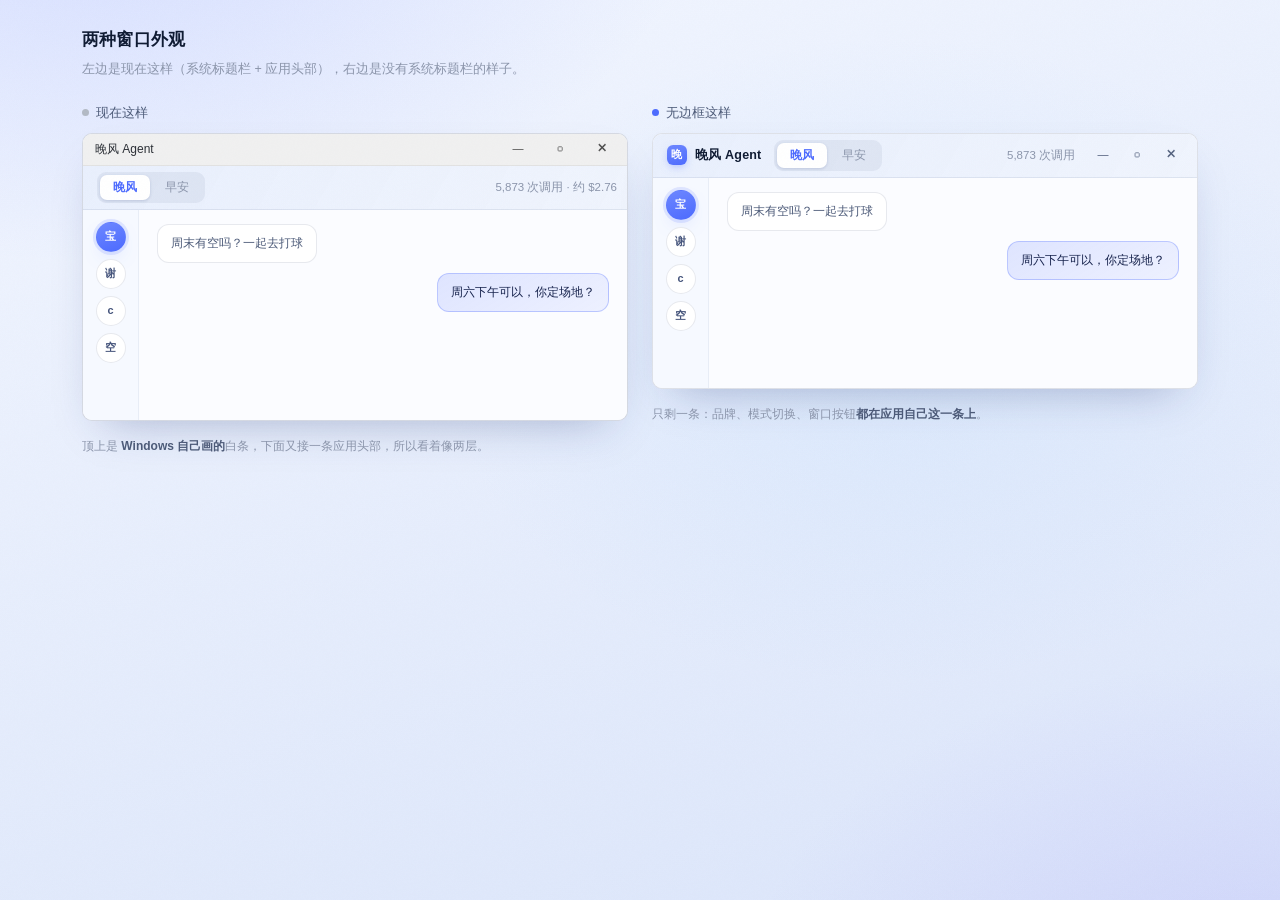
<file: _prototype/compare.html>
<!doctype html>
<html lang="zh-CN">
<head>
<meta charset="utf-8">
<title>窗口外观对比</title>
<link rel="stylesheet" href="theme.css">
<style>
  body { padding: 26px 26px 30px; }
  .wrap { width: 1116px; margin: 0 auto; }
  h1 { margin: 0 0 6px; font-size: 17px; font-weight: 600; letter-spacing: .2px; }
  .sub { margin: 0 0 22px; font-size: 12.5px; color: var(--ink-3); }
  .row { display: flex; gap: 24px; }
  .case { flex: 1; }
  .tag {
    display: inline-flex; align-items: center; gap: 7px; margin-bottom: 10px;
    font-size: 12.5px; color: var(--ink-2);
  }
  .tag i {
    width: 7px; height: 7px; border-radius: 50%; background: var(--voice); font-style: normal;
  }
  .tag.gray i { background: #b3bac5; }

  /* 窗口外壳 */
  .win {
    border-radius: 10px; overflow: hidden; background: #fff;
    border: 1px solid rgba(23,44,94,.18);
    box-shadow: 0 20px 44px -22px rgba(28,48,110,.34);
  }
  .win.frameless { border-color: rgba(23,44,94,.14); }

  /* 系统标题栏（Windows 画的） */
  .sysbar {
    height: 32px; display: flex; align-items: center; justify-content: space-between;
    padding: 0 4px 0 12px; background: #f0f0f0; color: #2b2f36;
    font-size: 12px; border-bottom: 1px solid #e2e2e2;
  }
  .sysbar .btns { display: flex; }
  .sysbar .btns i {
    width: 42px; height: 30px; display: grid; place-items: center;
    font-style: normal; font-size: 11px; color: #444;
  }
  .sysbar .btns i.x:hover { background: #e81123; color: #fff; }

  /* 应用自己的头部 */
  .appbar {
    height: 44px; display: flex; align-items: center; gap: 12px; padding: 0 10px 0 14px;
    background: linear-gradient(120deg, rgba(232,239,253,.96), rgba(238,243,253,.92));
    border-bottom: 1px solid rgba(23,44,94,.08);
  }
  .appbar .brand { display: flex; align-items: center; gap: 8px; font-size: 12.5px; font-weight: 600; }
  .appbar .mark {
    width: 20px; height: 20px; border-radius: 6px; display: grid; place-items: center;
    font-size: 11px; font-weight: 700; color: #fff;
    background: linear-gradient(160deg, var(--voice-2), var(--voice));
  }
  .modes { display: flex; gap: 2px; padding: 3px; border-radius: 9px; background: rgba(23,44,94,.06); }
  .modes span { padding: 3px 13px; border-radius: 7px; font-size: 12px; color: var(--ink-3); }
  .modes span.on { background: #fff; color: var(--voice); font-weight: 600; box-shadow: 0 1px 3px rgba(28,48,110,.16); }
  .appbar .sp { flex: 1; }
  .appbar .meter { font-size: 11.5px; color: var(--ink-3); }
  .appbar .wbtn { display: flex; gap: 2px; }
  .appbar .wbtn i {
    width: 32px; height: 26px; border-radius: 7px; display: grid; place-items: center;
    font-style: normal; font-size: 11px; color: var(--ink-2);
  }
  .appbar .wbtn i.x:hover { background: #e5484d; color: #fff; }

  /* 内容缩略 */
  .body { display: flex; height: 210px; background: #fbfcff; }
  .rail {
    width: 56px; display: flex; flex-direction: column; align-items: center; gap: 7px;
    padding: 12px 0; border-right: 1px solid rgba(23,44,94,.06); background: rgba(246,249,255,.9);
  }
  .av {
    width: 30px; height: 30px; border-radius: 50%; display: grid; place-items: center;
    font-size: 11px; font-weight: 600; color: #46557c; background: #fff;
    border: 1px solid rgba(23,44,94,.10);
  }
  .av.on {
    color: #fff; border-color: transparent;
    background: linear-gradient(160deg, var(--voice-2), var(--voice));
  }
  .main { flex: 1; padding: 14px 18px; display: flex; flex-direction: column; gap: 10px; }
  .line { height: 11px; border-radius: 6px; background: rgba(23,44,94,.07); }
  .line.s { width: 42%; }
  .line.m { width: 66%; }
  .bub {
    align-self: flex-start; padding: 9px 13px; border-radius: 12px; font-size: 12px;
    background: #fff; border: 1px solid rgba(23,44,94,.10); color: var(--ink-2);
  }
  .bub.me {
    align-self: flex-end; color: #17234d;
    background: linear-gradient(150deg, rgba(77,107,254,.16), rgba(77,107,254,.08));
    border-color: rgba(77,107,254,.30);
  }
  .note { margin-top: 16px; font-size: 12px; color: var(--ink-3); }
  .note b { color: var(--ink-2); font-weight: 600; }
</style>
</head>
<body>
<div class="wrap">
  <h1>两种窗口外观</h1>
  <p class="sub">左边是现在这样（系统标题栏 + 应用头部），右边是没有系统标题栏的样子。</p>
  <div class="row">
    <div class="case">
      <div class="tag gray"><i></i>现在这样</div>
      <div class="win">
        <div class="sysbar">
          <span>晚风 Agent</span>
          <span class="btns"><i>—</i><i>▢</i><i class="x">✕</i></span>
        </div>
        <div class="appbar">
          <div class="modes"><span class="on">晚风</span><span>早安</span></div>
          <div class="sp"></div>
          <span class="meter">5,873 次调用 · 约 $2.76</span>
        </div>
        <div class="body">
          <div class="rail"><span class="av on">宝</span><span class="av">谢</span><span class="av">c</span><span class="av">空</span></div>
          <div class="main">
            <div class="bub">周末有空吗？一起去打球</div>
            <div class="bub me">周六下午可以，你定场地？</div>
          </div>
        </div>
      </div>
      <p class="note">顶上是 <b>Windows 自己画的</b>白条，下面又接一条应用头部，所以看着像两层。</p>
    </div>

    <div class="case">
      <div class="tag"><i></i>无边框这样</div>
      <div class="win frameless">
        <div class="appbar">
          <div class="brand"><span class="mark">晚</span>晚风 Agent</div>
          <div class="modes"><span class="on">晚风</span><span>早安</span></div>
          <div class="sp"></div>
          <span class="meter">5,873 次调用</span>
          <span class="wbtn"><i>—</i><i>▢</i><i class="x">✕</i></span>
        </div>
        <div class="body">
          <div class="rail"><span class="av on">宝</span><span class="av">谢</span><span class="av">c</span><span class="av">空</span></div>
          <div class="main">
            <div class="bub">周末有空吗？一起去打球</div>
            <div class="bub me">周六下午可以，你定场地？</div>
          </div>
        </div>
      </div>
      <p class="note">只剩一条：品牌、模式切换、窗口按钮<b>都在应用自己这一条上</b>。</p>
    </div>
  </div>
</div>
</body>
</html>
</file>
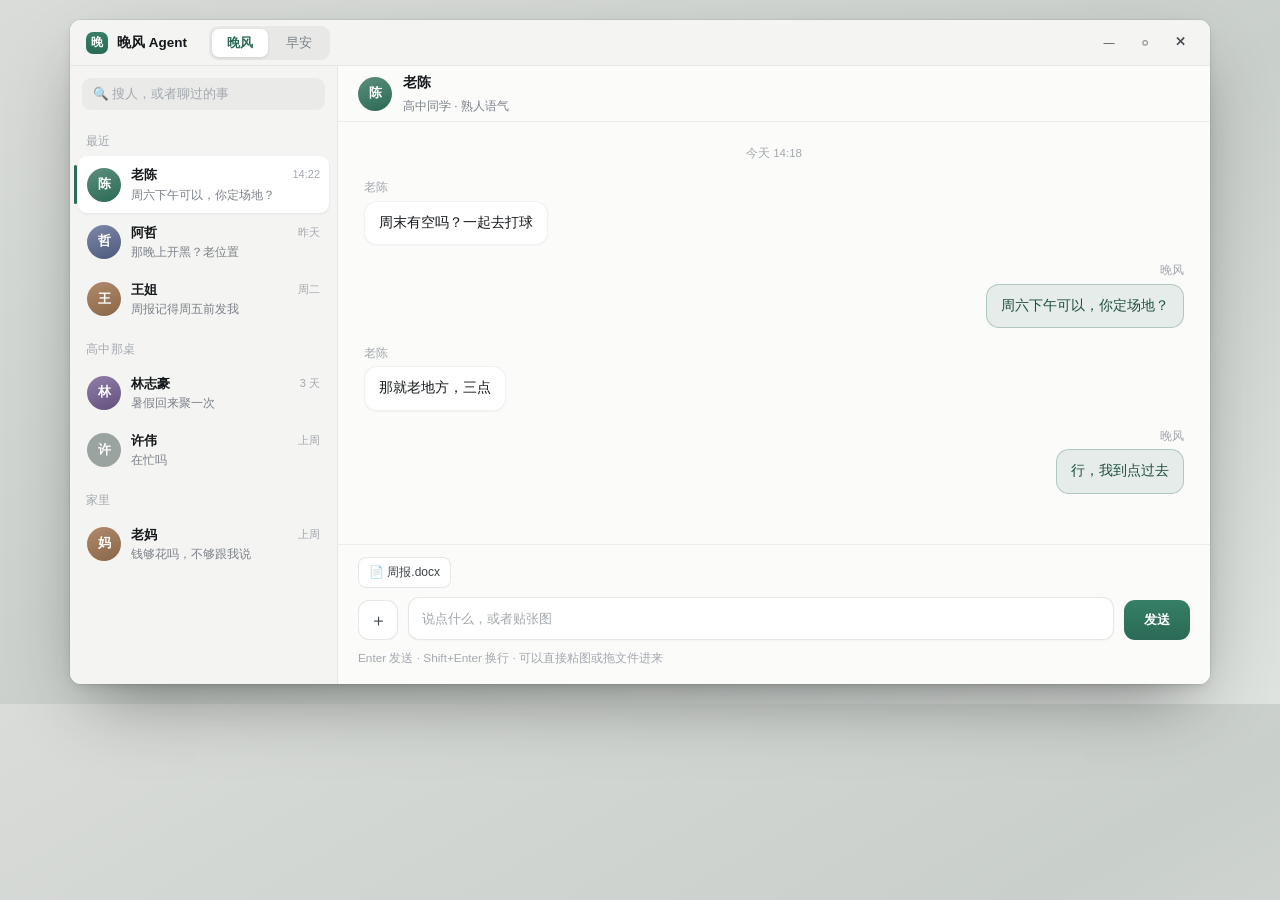
<file: _prototype/desktop.html>
<!doctype html>
<html lang="zh-CN">
<head>
<meta charset="utf-8">
<title>晚风 Agent · 桌面端原型</title>
<style>
  :root {
    --ink: #14171a; --ink-2: #3d444a; --muted: #7b8188; --faint: #a3a8ae;
    --voice: #2b6a56; --voice-2: #367f66; --voice-soft: rgba(43,106,86,.10);
    --paper: #f4f4f2; --surface: #fbfbfa; --card: #ffffff;
    --line: rgba(20,23,26,.10); --line-soft: rgba(20,23,26,.06);
  }
  * { box-sizing: border-box; }
  body {
    margin: 0; padding: 20px; background: linear-gradient(150deg, #d9dcd8, #c9cfcb 55%, #dfe3e0);
    font: 14px/1.6 -apple-system, "Segoe UI Variable", "PingFang SC", "HarmonyOS Sans SC", "Microsoft YaHei", sans-serif;
    color: var(--ink); -webkit-font-smoothing: antialiased;
  }
  /* ---- 窗口 ---- */
  .window {
    width: 1140px; height: 664px; margin: 0 auto; background: var(--surface);
    border-radius: 11px; overflow: hidden; display: flex; flex-direction: column;
    box-shadow: 0 30px 70px -20px rgba(0,0,0,.42), 0 4px 14px -6px rgba(0,0,0,.22), 0 0 0 1px rgba(0,0,0,.06);
  }
  .titlebar {
    height: 46px; flex: none; display: flex; align-items: center; gap: 16px;
    padding: 0 12px 0 16px; background: var(--paper); border-bottom: 1px solid var(--line-soft);
  }
  .brand { display: flex; align-items: center; gap: 9px; font-weight: 600; font-size: 13.5px; }
  .logo {
    width: 22px; height: 22px; border-radius: 7px; background: linear-gradient(180deg, var(--voice-2), var(--voice));
    color: #fff; font-size: 12px; font-weight: 700; display: grid; place-items: center;
  }
  .modes {
    margin-left: 6px; display: flex; gap: 3px; padding: 3px; border-radius: 9px;
    background: rgba(20,23,26,.055);
  }
  .modes span {
    padding: 4px 15px; border-radius: 7px; font-size: 12.5px; color: var(--muted);
  }
  .modes span.on {
    background: var(--card); color: var(--voice); font-weight: 600;
    box-shadow: 0 1px 3px rgba(20,23,26,.10);
  }
  .spacer { flex: 1; }
  .winbtns { display: flex; align-items: center; gap: 2px; }
  .winbtns i {
    width: 34px; height: 26px; display: grid; place-items: center;
    font-style: normal; font-size: 11px; color: var(--ink-2); border-radius: 6px;
  }
  .winbtns i.close { font-size: 12px; }
  /* ---- 主体 ---- */
  .body { flex: 1; display: flex; min-height: 0; }
  /* 左栏 */
  .side {
    width: 268px; flex: none; background: var(--paper); border-right: 1px solid var(--line-soft);
    display: flex; flex-direction: column; min-height: 0;
  }
  .side-top { padding: 12px 12px 8px; }
  .search {
    height: 32px; border-radius: 9px; background: rgba(20,23,26,.045); border: 1px solid transparent;
    display: flex; align-items: center; padding: 0 10px; gap: 7px; color: var(--faint); font-size: 12.5px;
  }
  .side-list { flex: 1; overflow: hidden; padding: 2px 8px 8px; }
  .grouplabel {
    font-size: 11.5px; color: var(--faint); padding: 12px 8px 6px; letter-spacing: .3px;
  }
  .row {
    display: flex; align-items: center; gap: 10px; padding: 8px 9px; border-radius: 9px;
    margin-bottom: 1px; position: relative;
  }
  .row.on { background: var(--card); box-shadow: 0 1px 3px rgba(20,23,26,.07); }
  .row.on::before {
    content: ""; position: absolute; left: -4px; top: 9px; bottom: 9px; width: 3px;
    border-radius: 3px; background: var(--voice);
  }
  .av {
    width: 34px; height: 34px; flex: none; border-radius: 50%; display: grid; place-items: center;
    font-size: 13px; font-weight: 600; color: #fff; background: #9aa3a0;
  }
  .av.g1 { background: linear-gradient(160deg,#5b8f7c,#2b6a56); }
  .av.g2 { background: linear-gradient(160deg,#7d88a8,#4d5a7d); }
  .av.g3 { background: linear-gradient(160deg,#b08a6a,#8a6647); }
  .av.g4 { background: linear-gradient(160deg,#8f7fa8,#63507d); }
  .meta { min-width: 0; flex: 1; }
  .meta b { display: block; font-size: 13.2px; font-weight: 600; }
  .meta i {
    display: block; font-style: normal; font-size: 12px; color: var(--muted);
    white-space: nowrap; overflow: hidden; text-overflow: ellipsis;
  }
  .row em { font-style: normal; font-size: 11px; color: var(--faint); align-self: flex-start; margin-top: 2px; }
  /* 中栏 */
  .chat { flex: 1; display: flex; flex-direction: column; min-width: 0; background: var(--surface); }
  .chat-head {
    height: 56px; flex: none; display: flex; align-items: center; gap: 11px;
    padding: 0 20px; border-bottom: 1px solid var(--line-soft); background: var(--surface);
  }
  .chat-head b { font-size: 14px; font-weight: 600; display: block; }
  .chat-head i { font-style: normal; font-size: 12px; color: var(--muted); }
  .stream { flex: 1; overflow: hidden; padding: 22px 26px 8px; display: flex; flex-direction: column; gap: 16px; }
  .day { text-align: center; font-size: 11.5px; color: var(--faint); }
  .msg { display: flex; gap: 10px; max-width: 78%; }
  .msg .who { font-size: 11.5px; color: var(--faint); margin-bottom: 4px; }
  .bubble {
    padding: 10px 14px; border-radius: 13px; font-size: 13.6px; line-height: 1.65;
    background: var(--card); border: 1px solid var(--line-soft); box-shadow: 0 1px 2px rgba(20,23,26,.04);
  }
  .msg.them { align-self: flex-start; }
  .msg.me { align-self: flex-end; flex-direction: row-reverse; }
  .msg.me .bubble {
    background: var(--voice-soft); color: #1f4f40;
    border: 1px solid rgba(43,106,86,.28); box-shadow: none;
  }
  .msg.me .who { text-align: right; }
  .msg.me .who b { color: var(--voice); }
  .acts { display: flex; gap: 6px; margin-top: 7px; justify-content: flex-end; }
  .acts button {
    border: 1px solid var(--line); background: var(--card); border-radius: 8px;
    padding: 4px 11px; font-size: 11.8px; color: var(--ink-2); font-family: inherit;
  }
  .acts button.primary {
    background: linear-gradient(180deg, var(--voice-2), var(--voice)); color: #fff;
    border-color: transparent; font-weight: 600; box-shadow: 0 4px 10px -6px rgba(43,106,86,.9);
  }
  .typing { display: flex; gap: 4px; padding: 13px 15px; }
  .typing s {
    width: 6px; height: 6px; border-radius: 50%; background: #b9bfbc; display: block;
  }
  /* 输入区 */
  .composer {
    flex: none; padding: 12px 20px 16px; background: var(--surface); border-top: 1px solid var(--line-soft);
  }
  .composer-row { display: flex; align-items: flex-end; gap: 10px; }
  .pending { display: flex; gap: 8px; margin-bottom: 9px; }
  .clip {
    width: 40px; height: 40px; flex: none; border-radius: 11px; border: 1px solid var(--line);
    background: var(--card); display: grid; place-items: center; color: var(--ink-2); font-size: 17px;
  }
  .field {
    flex: 1; min-height: 40px; border-radius: 11px; border: 1px solid var(--line);
    background: var(--card); padding: 10px 13px; color: var(--faint); font-size: 13.4px;
    box-shadow: 0 1px 2px rgba(20,23,26,.03);
  }
  .send {
    height: 40px; padding: 0 20px; border-radius: 11px; border: 0; flex: none;
    background: linear-gradient(180deg, var(--voice-2), var(--voice)); color: #fff;
    font-size: 13.4px; font-weight: 600; display: grid; place-items: center;
  }
  .hintline { margin-top: 9px; font-size: 11.8px; color: var(--faint); }
  .chip {
    display: inline-flex; align-items: center; gap: 6px; padding: 5px 10px; border-radius: 8px;
    background: var(--card); border: 1px solid var(--line); font-size: 12px; color: var(--ink-2);
  }
</style>
</head>
<body>
<div class="window">
  <header class="titlebar">
    <div class="brand"><span class="logo">晚</span><span>晚风 Agent</span></div>
    <div class="modes"><span class="on">晚风</span><span>早安</span></div>
    <div class="spacer"></div>
    <div class="winbtns"><i>—</i><i>▢</i><i class="close">✕</i></div>
  </header>
  <div class="body">
    <aside class="side">
      <div class="side-top">
        <div class="search">🔍 搜人，或者聊过的事</div>
      </div>
      <div class="side-list">
        <div class="grouplabel">最近</div>
        <div class="row on">
          <div class="av g1">陈</div>
          <div class="meta"><b>老陈</b><i>周六下午可以，你定场地？</i></div>
          <em>14:22</em>
        </div>
        <div class="row">
          <div class="av g2">哲</div>
          <div class="meta"><b>阿哲</b><i>那晚上开黑？老位置</i></div>
          <em>昨天</em>
        </div>
        <div class="row">
          <div class="av g3">王</div>
          <div class="meta"><b>王姐</b><i>周报记得周五前发我</i></div>
          <em>周二</em>
        </div>
        <div class="grouplabel">高中那桌</div>
        <div class="row">
          <div class="av g4">林</div>
          <div class="meta"><b>林志豪</b><i>暑假回来聚一次</i></div>
          <em>3 天</em>
        </div>
        <div class="row">
          <div class="av">许</div>
          <div class="meta"><b>许伟</b><i>在忙吗</i></div>
          <em>上周</em>
        </div>
        <div class="grouplabel">家里</div>
        <div class="row">
          <div class="av g3">妈</div>
          <div class="meta"><b>老妈</b><i>钱够花吗，不够跟我说</i></div>
          <em>上周</em>
        </div>
      </div>
    </aside>
    <main class="chat">
      <div class="chat-head">
        <div class="av g1">陈</div>
        <div><b>老陈</b><i>高中同学 · 熟人语气</i></div>
      </div>
      <div class="stream">
        <div class="day">今天 14:18</div>
        <div class="msg them">
          <div>
            <div class="who">老陈</div>
            <div class="bubble">周末有空吗？一起去打球</div>
          </div>
        </div>
        <div class="msg me">
          <div>
            <div class="who">晚风</div>
            <div class="bubble">周六下午可以，你定场地？</div>
          </div>
        </div>
        <div class="msg them">
          <div>
            <div class="who">老陈</div>
            <div class="bubble">那就老地方，三点</div>
          </div>
        </div>
        <div class="msg me">
          <div>
            <div class="who">晚风</div>
            <div class="bubble">行，我到点过去</div>
          </div>
        </div>
      </div>
      <div class="composer">
        <div class="pending">
          <span class="chip">📄 周报.docx</span>
        </div>
        <div class="composer-row">
          <div class="clip">＋</div>
          <div class="field">说点什么，或者贴张图</div>
          <div class="send">发送</div>
        </div>
        <div class="hintline">
          Enter 发送 · Shift+Enter 换行 · 可以直接粘图或拖文件进来
        </div>
      </div>
    </main>
  </div>
</div>
</body>
</html>
</file>
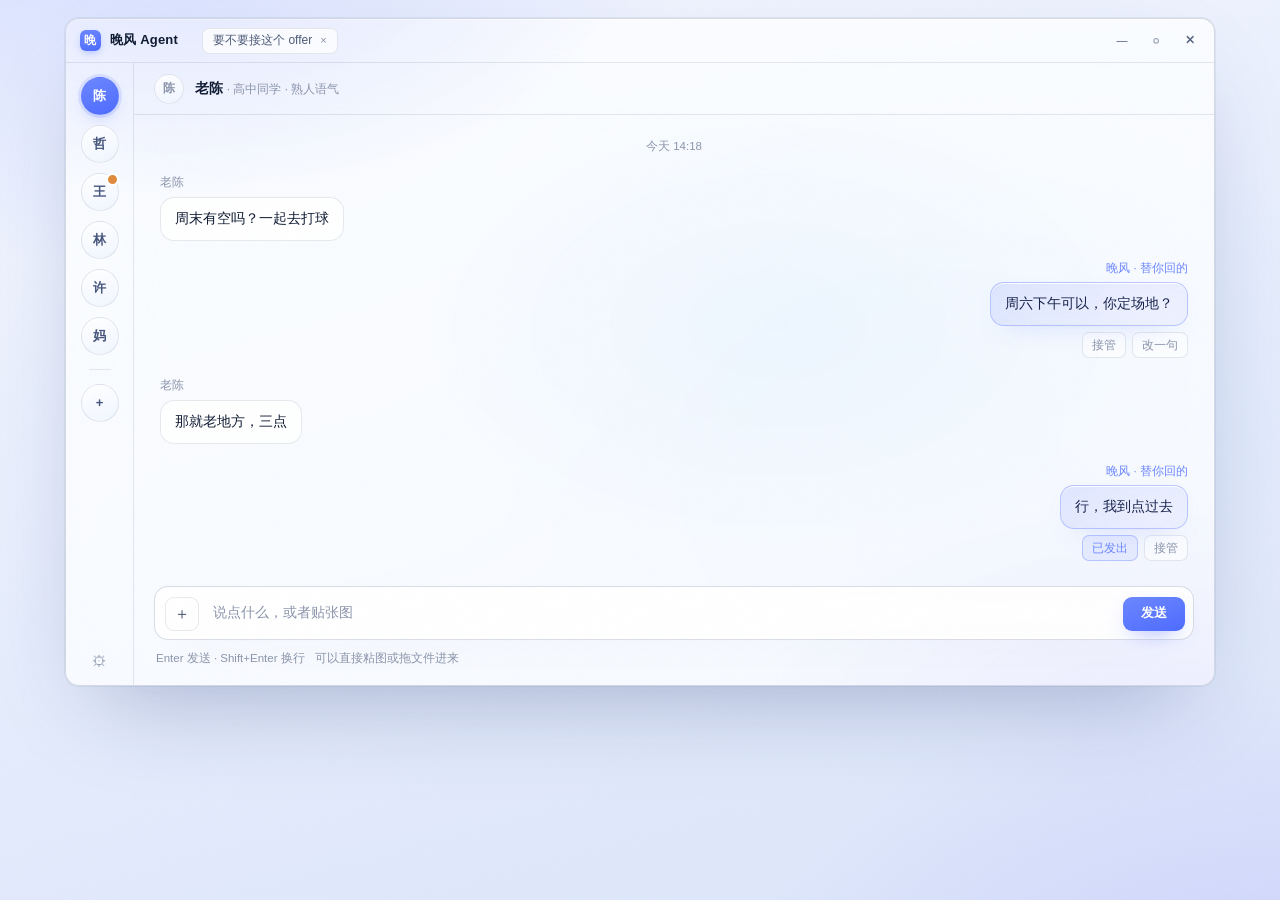
<file: _prototype/state-chat.html>
<!doctype html>
<html lang="zh-CN">
<head>
<meta charset="utf-8">
<title>晚风 Agent · 对话态</title>
<link rel="stylesheet" href="theme.css">
<style>
  .chat-head {
    height: 52px; flex: none; display: flex; align-items: center; gap: 11px;
    padding: 0 20px; border-bottom: 1px solid var(--line);
  }
  .chat-head b { font-size: 13.5px; font-weight: 600; }
  .chat-head span { font-size: 12px; color: var(--ink-3); }
  .who-av {
    width: 30px; height: 30px; border-radius: 50%; display: grid; place-items: center;
    font-size: 12px; font-weight: 600; color: #46557c;
    background: linear-gradient(160deg, rgba(255,255,255,.95), rgba(238,244,255,.88));
    border: 1px solid var(--line); box-shadow: var(--hi);
  }
  .stream { flex: 1; overflow: hidden; padding: 22px 26px 6px; display: flex; flex-direction: column; gap: 18px; }
  .day { text-align: center; font-size: 11.5px; color: var(--ink-3); }
  .msg { display: flex; gap: 10px; max-width: 74%; }
  .msg .name { font-size: 11.5px; color: var(--ink-3); margin-bottom: 5px; }
  .bubble {
    padding: 10px 14px; border-radius: 14px; font-size: 13.5px; line-height: 1.62;
    background: var(--glass-2); border: 1px solid var(--line); box-shadow: var(--hi);
    -webkit-backdrop-filter: blur(18px); backdrop-filter: blur(18px);
  }
  .msg.them { align-self: flex-start; }
  .msg.me { align-self: flex-end; flex-direction: row-reverse; }
  .msg.me .name { text-align: right; color: var(--voice-2); }
  .msg.me .bubble {
    background: linear-gradient(150deg, rgba(77,107,254,.15), rgba(77,107,254,.07));
    border-color: var(--voice-line); color: #17234d;
    box-shadow: 0 10px 28px -18px rgba(77,107,254,.55), var(--hi);
  }
  .acts { display: flex; gap: 6px; margin-top: 6px; justify-content: flex-end; }
  .acts span {
    font-size: 11.5px; color: var(--ink-3); padding: 3px 9px; border-radius: 7px;
    background: var(--glass-1); border: 1px solid var(--line);
  }
  .acts span.k { color: var(--voice-2); border-color: var(--voice-line); background: var(--voice-dim); }

  /* 底部输入：第二层玻璃，浮在对话之上 */
  .composer { flex: none; padding: 10px 20px 18px; }
  .composer-inner {
    display: flex; align-items: flex-end; gap: 10px; padding: 8px 8px 8px 10px;
    border-radius: 14px; background: var(--glass-3);
    border: 1px solid var(--line-2); box-shadow: var(--shadow-card), var(--hi);
    -webkit-backdrop-filter: blur(28px) saturate(1.4); backdrop-filter: blur(28px) saturate(1.4);
  }
  .attach {
    width: 34px; height: 34px; flex: none; border-radius: 9px; display: grid; place-items: center;
    color: var(--ink-2); font-size: 16px; background: var(--glass-2); border: 1px solid var(--line);
  }
  .field { flex: 1; padding: 7px 4px; color: var(--ink-3); font-size: 13.5px; }
  .send {
    height: 34px; padding: 0 18px; border-radius: 9px; font-size: 13px; font-weight: 600;
    color: #fff; background: linear-gradient(160deg, var(--voice-2), var(--voice));
    display: grid; place-items: center; box-shadow: 0 8px 22px -10px rgba(77,107,254,.7);
  }
  .hint { margin: 9px 2px 0; font-size: 11.5px; color: var(--ink-3); display: flex; gap: 10px; }
</style>
</head>
<body>
<div class="window">
  <header class="titlebar">
    <div class="brand"><span class="mark">晚</span>晚风 Agent</div>
    <div class="tabs">
      <span class="tab">要不要接这个 offer <i>×</i></span>
    </div>
    <div class="spacer"></div>
    <div class="winbtns"><i>—</i><i>▢</i><i>✕</i></div>
  </header>
  <div class="body">
    <nav class="rail">
      <span class="av on">陈</span>
      <span class="av">哲</span>
      <span class="av new">王</span>
      <span class="av">林</span>
      <span class="av">许</span>
      <span class="av">妈</span>
      <div class="sep"></div>
      <span class="av">+</span>
      <div class="rail-foot">⚙</div>
    </nav>
    <main class="main">
      <div class="chat-head">
        <span class="who-av">陈</span>
        <div><b>老陈</b> <span>· 高中同学 · 熟人语气</span></div>
      </div>
      <div class="stream">
        <div class="day">今天 14:18</div>
        <div class="msg them">
          <div>
            <div class="name">老陈</div>
            <div class="bubble">周末有空吗？一起去打球</div>
          </div>
        </div>
        <div class="msg me">
          <div>
            <div class="name">晚风 · 替你回的</div>
            <div class="bubble">周六下午可以，你定场地？</div>
            <div class="acts"><span>接管</span><span>改一句</span></div>
          </div>
        </div>
        <div class="msg them">
          <div>
            <div class="name">老陈</div>
            <div class="bubble">那就老地方，三点</div>
          </div>
        </div>
        <div class="msg me">
          <div>
            <div class="name">晚风 · 替你回的</div>
            <div class="bubble">行，我到点过去</div>
            <div class="acts"><span class="k">已发出</span><span>接管</span></div>
          </div>
        </div>
      </div>
      <div class="composer">
        <div class="composer-inner">
          <span class="attach">＋</span>
          <div class="field">说点什么，或者贴张图</div>
          <span class="send">发送</span>
        </div>
        <div class="hint"><span>Enter 发送 · Shift+Enter 换行</span><span>可以直接粘图或拖文件进来</span></div>
      </div>
    </main>
  </div>
</div>
</body>
</html>
</file>
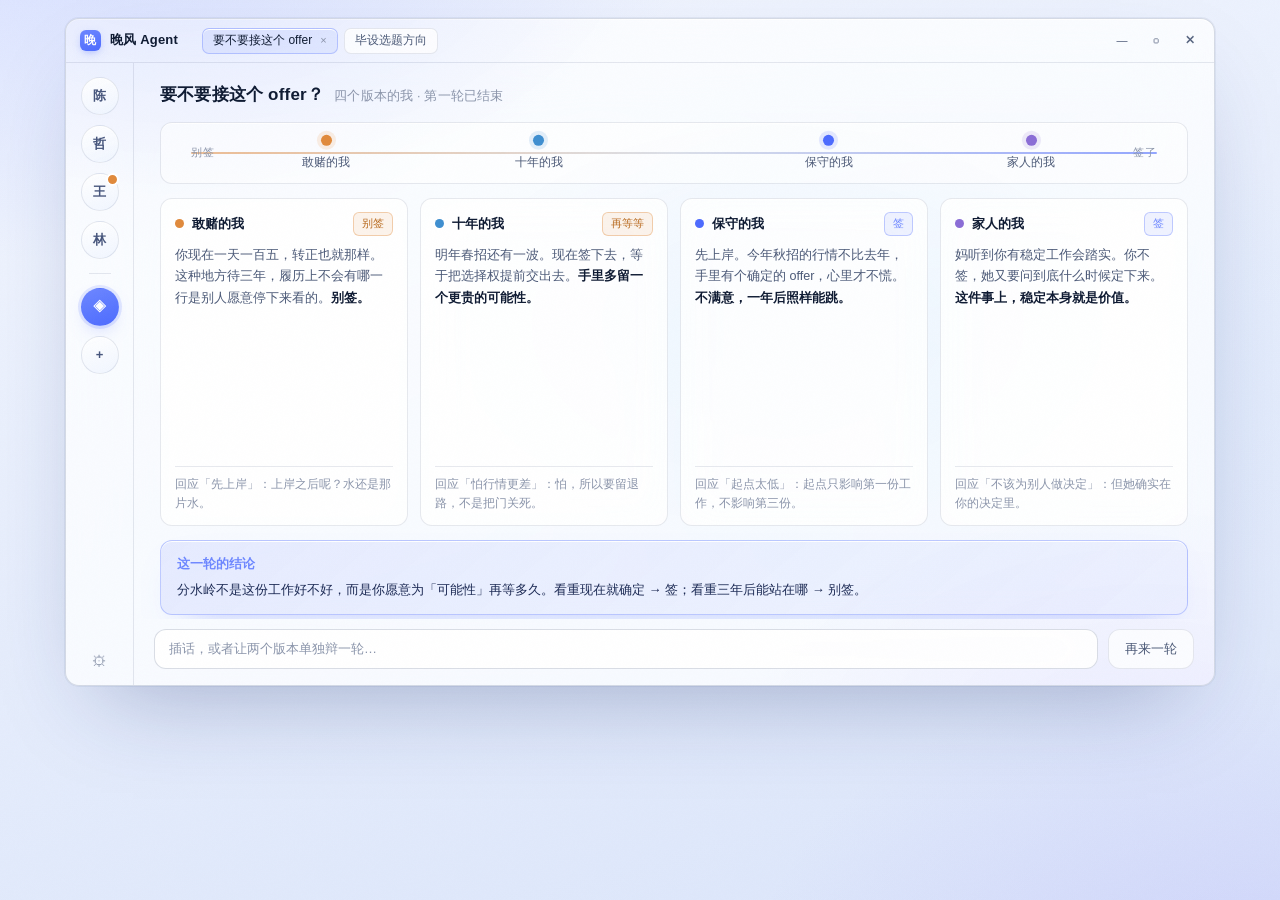
<file: _prototype/state-debate.html>
<!doctype html>
<html lang="zh-CN">
<head>
<meta charset="utf-8">
<title>晚风 Agent · 辩论态</title>
<link rel="stylesheet" href="theme.css">
<style>
  .stage { flex: 1; overflow: hidden; padding: 18px 26px 4px; display: flex; flex-direction: column; gap: 14px; }
  .q { font-size: 17px; font-weight: 600; letter-spacing: .2px; }
  .q span { font-weight: 400; color: var(--ink-3); font-size: 12.5px; margin-left: 10px; }

  /* 立场光谱 */
  .spectrum {
    position: relative; height: 62px; border-radius: var(--r-card);
    background: var(--glass-1); border: 1px solid var(--line); box-shadow: var(--hi);
    padding: 0 30px; display: flex; align-items: center;
  }
  .axis {
    position: relative; width: 100%; height: 2px; border-radius: 2px;
    background: linear-gradient(90deg, rgba(224,138,60,.55), rgba(23,44,94,.14), rgba(77,107,254,.6));
  }
  .node { position: absolute; top: 50%; transform: translate(-50%, -50%); text-align: center; }
  .node em {
    display: block; width: 11px; height: 11px; margin: 0 auto 7px; border-radius: 50%;
    font-style: normal;
  }
  .node b { display: block; font-size: 11.5px; font-weight: 500; color: var(--ink-2); white-space: nowrap; }
  .n1 em { background: var(--warm); box-shadow: 0 0 0 4px rgba(224,138,60,.14); }
  .n2 em { background: var(--cool); box-shadow: 0 0 0 4px rgba(63,143,208,.14); }
  .n3 em { background: var(--voice); box-shadow: 0 0 0 4px rgba(77,107,254,.14); }
  .n4 em { background: #8b6dd6; box-shadow: 0 0 0 4px rgba(139,109,214,.14); }
  .axis-tip {
    position: absolute; top: 50%; transform: translateY(-50%); font-size: 11px; color: var(--ink-3);
    letter-spacing: 1px;
  }
  .axis-tip.l { left: 0; } .axis-tip.r { right: 0; }

  /* 四栏 */
  .rounds { flex: 1; display: flex; gap: 12px; min-height: 0; }
  .col {
    flex: 1; min-width: 0; display: flex; flex-direction: column; gap: 9px;
    padding: 13px 14px; border-radius: var(--r-card);
    background: var(--glass-2); border: 1px solid var(--line);
    -webkit-backdrop-filter: blur(20px); backdrop-filter: blur(20px);
    box-shadow: var(--hi);
  }
  .col header { display: flex; align-items: center; gap: 8px; }
  .dot-s { width: 9px; height: 9px; border-radius: 50%; flex: none; }
  .c1 .dot-s { background: var(--warm); } .c2 .dot-s { background: var(--cool); }
  .c3 .dot-s { background: var(--voice); } .c4 .dot-s { background: #8b6dd6; }
  .col header b { font-size: 12.8px; font-weight: 600; }
  .stance {
    margin-left: auto; font-size: 11px; padding: 2px 8px; border-radius: 6px;
    color: var(--ink-3); background: var(--glass-1); border: 1px solid var(--line);
  }
  .stance.no { color: #b86a1e; border-color: rgba(224,138,60,.36); background: rgba(224,138,60,.10); }
  .stance.yes { color: var(--voice-2); border-color: var(--voice-line); background: var(--voice-dim); }
  .col p { margin: 0; font-size: 12.6px; line-height: 1.72; color: var(--ink-2); }
  .col p b { color: var(--ink); font-weight: 600; }
  .rebut { margin-top: auto; font-size: 11.5px; color: var(--ink-3); border-top: 1px solid var(--line); padding-top: 8px; }

  /* 结论 */
  .verdict {
    flex: none; padding: 13px 16px; border-radius: var(--r-card);
    background: linear-gradient(140deg, rgba(77,107,254,.11), rgba(77,107,254,.04));
    border: 1px solid var(--voice-line); box-shadow: 0 16px 40px -26px rgba(77,107,254,.6), var(--hi);
  }
  .verdict b { display: block; font-size: 12.5px; color: var(--voice-2); margin-bottom: 5px; }
  .verdict p { margin: 0; font-size: 13px; line-height: 1.68; color: #1c2a55; }

  .foot { flex: none; padding: 10px 20px 16px; display: flex; align-items: center; gap: 10px; }
  .foot-in {
    flex: 1; height: 40px; display: flex; align-items: center; padding: 0 14px; font-size: 13px;
    color: var(--ink-3); border-radius: 12px; background: var(--glass-3);
    border: 1px solid var(--line-2); box-shadow: var(--shadow-card), var(--hi);
    -webkit-backdrop-filter: blur(26px); backdrop-filter: blur(26px);
  }
  .foot span.k {
    height: 40px; padding: 0 16px; display: grid; place-items: center; border-radius: 12px;
    font-size: 12.5px; color: var(--ink-2); background: var(--glass-2); border: 1px solid var(--line);
  }
</style>
</head>
<body>
<div class="window">
  <header class="titlebar">
    <div class="brand"><span class="mark">晚</span>晚风 Agent</div>
    <div class="tabs">
      <span class="tab on">要不要接这个 offer <i>×</i></span>
      <span class="tab">毕设选题方向</span>
    </div>
    <div class="spacer"></div>
    <div class="winbtns"><i>—</i><i>▢</i><i>✕</i></div>
  </header>
  <div class="body">
    <nav class="rail">
      <span class="av">陈</span>
      <span class="av">哲</span>
      <span class="av new">王</span>
      <span class="av">林</span>
      <div class="sep"></div>
      <span class="av on">◈</span>
      <span class="av">+</span>
      <div class="rail-foot">⚙</div>
    </nav>
    <main class="main">
      <div class="stage">
        <div class="q">要不要接这个 offer？<span>四个版本的我 · 第一轮已结束</span></div>

        <div class="spectrum">
          <div class="axis">
            <span class="axis-tip l">别签</span>
            <div class="node n1" style="left: 14%"><em></em><b>敢赌的我</b></div>
            <div class="node n2" style="left: 36%"><em></em><b>十年的我</b></div>
            <div class="node n3" style="left: 66%"><em></em><b>保守的我</b></div>
            <div class="node n4" style="left: 87%"><em></em><b>家人的我</b></div>
            <span class="axis-tip r">签了</span>
          </div>
        </div>

        <div class="rounds">
          <div class="col c1">
            <header><span class="dot-s"></span><b>敢赌的我</b><span class="stance no">别签</span></header>
            <p>你现在一天一百五，转正也就那样。这种地方待三年，履历上不会有哪一行是别人愿意停下来看的。<b>别签。</b></p>
            <div class="rebut">回应「先上岸」：上岸之后呢？水还是那片水。</div>
          </div>
          <div class="col c2">
            <header><span class="dot-s"></span><b>十年的我</b><span class="stance no">再等等</span></header>
            <p>明年春招还有一波。现在签下去，等于把选择权提前交出去。<b>手里多留一个更贵的可能性。</b></p>
            <div class="rebut">回应「怕行情更差」：怕，所以要留退路，不是把门关死。</div>
          </div>
          <div class="col c3">
            <header><span class="dot-s"></span><b>保守的我</b><span class="stance yes">签</span></header>
            <p>先上岸。今年秋招的行情不比去年，手里有个确定的 offer，心里才不慌。<b>不满意，一年后照样能跳。</b></p>
            <div class="rebut">回应「起点太低」：起点只影响第一份工作，不影响第三份。</div>
          </div>
          <div class="col c4">
            <header><span class="dot-s"></span><b>家人的我</b><span class="stance yes">签</span></header>
            <p>妈听到你有稳定工作会踏实。你不签，她又要问到底什么时候定下来。<b>这件事上，稳定本身就是价值。</b></p>
            <div class="rebut">回应「不该为别人做决定」：但她确实在你的决定里。</div>
          </div>
        </div>

        <div class="verdict">
          <b>这一轮的结论</b>
          <p>分水岭不是这份工作好不好，而是你愿意为「可能性」再等多久。看重现在就确定 → 签；看重三年后能站在哪 → 别签。</p>
        </div>
      </div>
      <div class="foot">
        <div class="foot-in">插话，或者让两个版本单独辩一轮…</div>
        <span class="k">再来一轮</span>
      </div>
    </main>
  </div>
</div>
</body>
</html>
</file>
<file: _prototype/theme.css>
/* 设计令牌：白蓝基调 + 浅色玻璃，换深色只需换这一组值 */
:root {
  --desk-a: #f2f6ff; --desk-b: #dbe5fa;
  --win-bg: rgba(255,255,255,.74);
  --glass-1: rgba(255,255,255,.55);
  --glass-2: rgba(255,255,255,.74);
  --glass-3: rgba(255,255,255,.90);
  --line: rgba(23,44,94,.10);
  --line-2: rgba(23,44,94,.16);
  --ink: #0f1b33; --ink-2: #4c5a78; --ink-3: #8b95ab;
  --voice: #4d6bfe; --voice-2: #6d87ff;
  --voice-dim: rgba(77,107,254,.09);
  --voice-line: rgba(77,107,254,.30);
  --warm: #e08a3c; --cool: #3f8fd0;
  --hi: inset 0 1px 0 rgba(255,255,255,.95);
  --shadow-win: 0 40px 90px -36px rgba(28,48,110,.34), 0 0 0 1px rgba(28,48,110,.06);
  --shadow-card: 0 18px 44px -26px rgba(28,48,110,.30);
  --r-win: 14px; --r-card: 12px; --r-ctl: 9px;
  --ease-out: cubic-bezier(.16,1,.3,1);
}

* { box-sizing: border-box; }
html, body { height: 100%; }
body {
  margin: 0; padding: 18px;
  background:
    radial-gradient(1100px 700px at 6% -16%, rgba(77,107,254,.20), transparent 58%),
    radial-gradient(860px 580px at 98% 112%, rgba(140,120,255,.16), transparent 60%),
    radial-gradient(700px 500px at 70% 40%, rgba(120,190,255,.10), transparent 65%),
    linear-gradient(165deg, var(--desk-a), var(--desk-b));
  font: 13.5px/1.6 -apple-system, "Segoe UI Variable", "PingFang SC", "HarmonyOS Sans SC", "Microsoft YaHei", sans-serif;
  color: var(--ink);
  -webkit-font-smoothing: antialiased;
}
body::after {
  content: ""; position: fixed; inset: 0; pointer-events: none; opacity: .018;
  background-image: url("data:image/svg+xml;utf8,<svg xmlns='http://www.w3.org/2000/svg' width='140' height='140'><filter id='n'><feTurbulence type='fractalNoise' baseFrequency='.9' numOctaves='3'/></filter><rect width='140' height='140' filter='url(%23n)'/></svg>");
}

/* 窗口 */
.window {
  width: 1150px; height: 668px; margin: 0 auto; position: relative;
  display: flex; flex-direction: column; overflow: hidden;
  border-radius: var(--r-win);
  background: var(--win-bg);
  -webkit-backdrop-filter: blur(40px) saturate(1.5);
  backdrop-filter: blur(40px) saturate(1.5);
  border: 1px solid var(--line-2);
  box-shadow: var(--shadow-win), inset 0 1px 0 rgba(255,255,255,.95);
}
/* 窗口内部也要有光：外面的背景被 blur 糊平了，透不进来 */
.window::before {
  content: ""; position: absolute; inset: 0; z-index: 0; pointer-events: none;
  background:
    radial-gradient(760px 420px at 10% -12%, rgba(77,107,254,.13), transparent 62%),
    radial-gradient(640px 400px at 94% 110%, rgba(140,120,255,.11), transparent 64%),
    radial-gradient(520px 320px at 62% 46%, rgba(120,190,255,.07), transparent 70%);
}
.titlebar, .body { position: relative; z-index: 1; }

/* 标题栏 */
.titlebar {
  height: 44px; flex: none; display: flex; align-items: center; gap: 14px;
  padding: 0 8px 0 14px; border-bottom: 1px solid var(--line);
}
.brand { display: flex; align-items: center; gap: 9px; font-size: 13px; font-weight: 600; letter-spacing: .2px; }
.mark {
  width: 21px; height: 21px; border-radius: 6px; display: grid; place-items: center;
  font-size: 11.5px; font-weight: 700; color: #fff;
  background: linear-gradient(160deg, var(--voice-2), var(--voice));
  box-shadow: 0 3px 10px -3px rgba(77,107,254,.55);
}
.tabs { display: flex; gap: 6px; margin-left: 10px; }
.tab {
  display: inline-flex; align-items: center; gap: 8px; height: 26px; padding: 0 10px;
  border-radius: 7px; font-size: 12px; color: var(--ink-2);
  background: var(--glass-2); border: 1px solid var(--line); box-shadow: var(--hi);
}
.tab.on { color: var(--ink); border-color: var(--voice-line); background: var(--voice-dim); }
.tab i { font-style: normal; color: var(--ink-3); font-size: 11px; }
.spacer { flex: 1; }
.winbtns { display: flex; gap: 2px; }
.winbtns i {
  width: 32px; height: 26px; display: grid; place-items: center; font-style: normal;
  font-size: 11px; color: var(--ink-2); border-radius: 6px;
}

/* 主体：左侧纵向轨道 + 主区 */
.body { flex: 1; display: flex; min-height: 0; }
.rail {
  width: 68px; flex: none; display: flex; flex-direction: column; align-items: center;
  gap: 10px; padding: 14px 0 12px; border-right: 1px solid var(--line);
}
.av {
  width: 38px; height: 38px; border-radius: 50%; display: grid; place-items: center;
  font-size: 13px; font-weight: 600; color: #46557c; position: relative;
  background: linear-gradient(160deg, rgba(255,255,255,.95), rgba(238,244,255,.85));
  border: 1px solid var(--line); box-shadow: var(--hi);
}
.av.on {
  color: #fff; border-color: transparent;
  background: linear-gradient(160deg, var(--voice-2), var(--voice));
  box-shadow: 0 0 0 3px rgba(77,107,254,.14), 0 8px 20px -10px rgba(77,107,254,.65);
}
.av.new::after {
  content: ""; position: absolute; right: -1px; top: -1px; width: 9px; height: 9px;
  border-radius: 50%; background: var(--warm); border: 2px solid #fff;
}
.rail .sep { width: 22px; height: 1px; background: var(--line); margin: 4px 0; }
.rail-foot { margin-top: auto; color: var(--ink-3); font-size: 15px; }

.main { flex: 1; display: flex; flex-direction: column; min-width: 0; }
</file>
